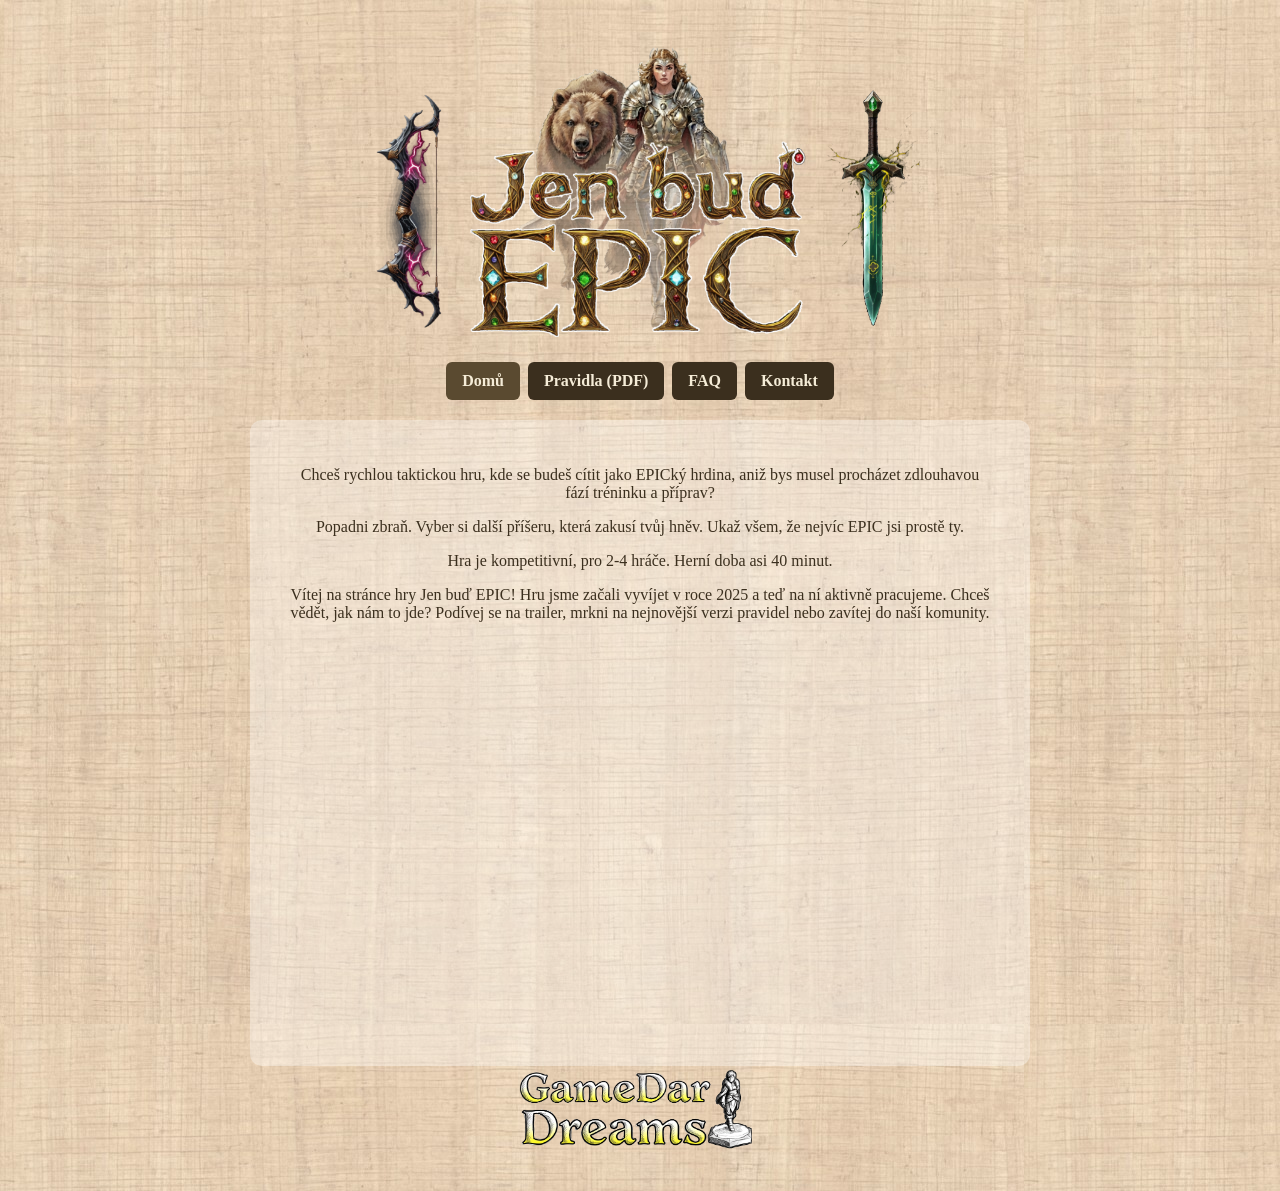
<file: index.html>
<!DOCTYPE html>
<html lang="en">
<head>
  <meta charset="UTF-8">
  <meta name="viewport" content="width=device-width, initial-scale=1.0">
  <title>Jen buď EPIC - Deskovka</title>
  <link rel="stylesheet" href="menu.css">
  <style>
    body {
      margin: 0;
      background: url("background.jpg") repeat;
      font-family: Georgia, "Times New Roman", serif;
      color: #3b2f1e;
      display: flex;
      flex-direction: column;
      align-items: center;
      min-height: 100vh;
      padding: 40px 20px;
      box-sizing: border-box;
    }
    .title-image {
      max-width: 600px;
      width: 100%;
      height: auto;
    }
    .banner-image {
        max-width: 600px;
        width: 20%;
        height: auto;
    }
    main {
      max-width: 700px;
      text-align: center;
      background: rgba(255, 255, 255, 0.35);
      border-radius: 12px;
      padding: 30px 40px;
      margin-top: 20px;
    }
    a.manual-link {
      display: inline-block;
      margin-top: 20px;
      padding: 12px 24px;
      background: #3b2f1e;
      color: #f5ecd7;
      text-decoration: none;
      border-radius: 6px;
      font-weight: bold;
    }
    a.manual-link:hover {
      background: #5a4a30;
    }
    .video-wrapper {
      position: relative;
      width: 100%;
      padding-bottom: 56.25%; /* 16:9 aspect ratio */
      height: 0;
      overflow: hidden;
      margin-top: 20px;
      border-radius: 8px;
    }
    .video-wrapper iframe {
      position: absolute;
      top: 0;
      left: 0;
      width: 100%;
      height: 100%;
      border: 0;
    }
  </style>
</head>
<body>
  <img class="title-image" src="EPIC_title.png" alt="EPIC board game title">
  <main>
    <p>Chceš rychlou taktickou hru, kde se budeš cítit jako EPICký hrdina, aniž bys musel procházet zdlouhavou fází tréninku a příprav?</p>
    <p>Popadni zbraň. Vyber si další příšeru, která zakusí tvůj hněv. Ukaž všem, že nejvíc EPIC jsi prostě ty.</p>
    <p>Hra je kompetitivní, pro 2-4 hráče. Herní doba asi 40 minut.</p>
    <p>Vítej na stránce hry Jen buď EPIC! Hru jsme začali vyvíjet v roce 2025 a teď na ní aktivně pracujeme. Chceš vědět, jak nám to jde? Podívej se na trailer, mrkni na nejnovější verzi pravidel nebo zavítej do naší komunity.</p>
    <div class="video-wrapper">
      <iframe src="https://www.youtube.com/embed/qQD_u0dTspk" title="Jen buď EPIC - promo video" allow="accelerometer; autoplay; clipboard-write; encrypted-media; gyroscope; picture-in-picture; web-share" allowfullscreen></iframe>
    </div>
  </main>
  <img class="banner-image" src="brand_banner.png" alt="GameDar Dreams logo">
  <script src="menu.js"></script>
</body>
</html>
</file>
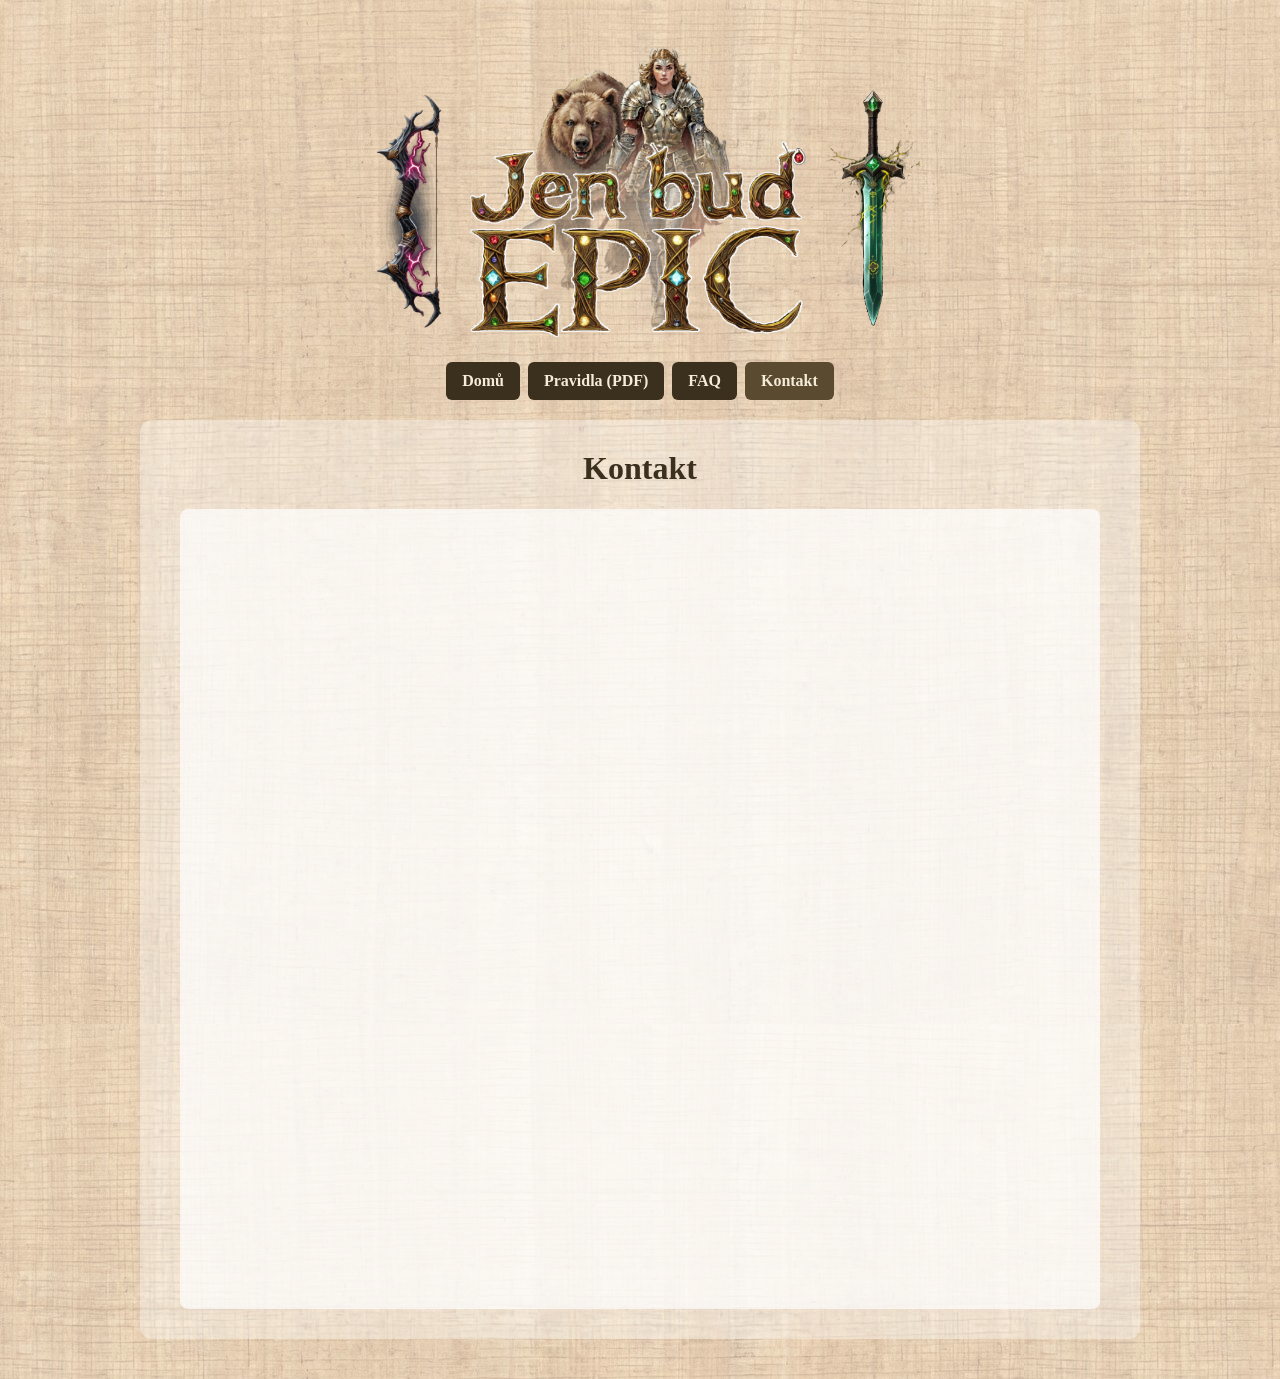
<file: contact_form.html>
<!DOCTYPE html>
<html lang="cs">
<head>
  <meta charset="UTF-8">
  <meta name="viewport" content="width=device-width, initial-scale=1.0">
  <title>Kontakt - Jen buď EPIC - Deskovka</title>
  <link rel="stylesheet" href="menu.css">
  <style>
    body {
      margin: 0;
      background: url("background.jpg") repeat;
      font-family: Georgia, "Times New Roman", serif;
      color: #3b2f1e;
      display: flex;
      flex-direction: column;
      align-items: center;
      min-height: 100vh;
      padding: 40px 20px;
      box-sizing: border-box;
    }
    .title-image {
      max-width: 600px;
      width: 100%;
      height: auto;
    }
    main {
      max-width: 1000px;
      width: 100%;
      box-sizing: border-box;
      text-align: center;
      background: rgba(255, 255, 255, 0.35);
      border-radius: 12px;
      padding: 30px 40px;
      margin-top: 20px;
    }
    h1 {
      margin-top: 0;
    }
    .form-wrapper {
      overflow: hidden;
      margin-top: 20px;
      border-radius: 8px;
      background: rgba(255, 255, 255, 0.7);
    }
    .form-wrapper iframe {
      display: block;
      width: 100%;
      height: 800px;
      border: 0;
    }
    @media (max-width: 520px) {
      body {
        padding: 24px 12px;
      }
      main {
        padding: 24px 18px;
      }
    }
  </style>
</head>
<body>
  <img class="title-image" src="EPIC_title.png" alt="EPIC board game title">
  <main>
    <h1>Kontakt</h1>
    <div class="form-wrapper">
      <iframe
        data-tally-src="https://tally.so/r/q4rZQ5?dynamicHeight=1"
        title="Kontaktní formulář"
        loading="lazy">
      </iframe>
    </div>
  </main>
  <script src="menu.js"></script>
  <script>
    const tallyEmbedScript = document.createElement("script");
    tallyEmbedScript.src = "https://tally.so/widgets/embed.js";
    tallyEmbedScript.onload = () => window.Tally?.loadEmbeds();
    document.body.append(tallyEmbedScript);
  </script>
</body>
</html>
</file>
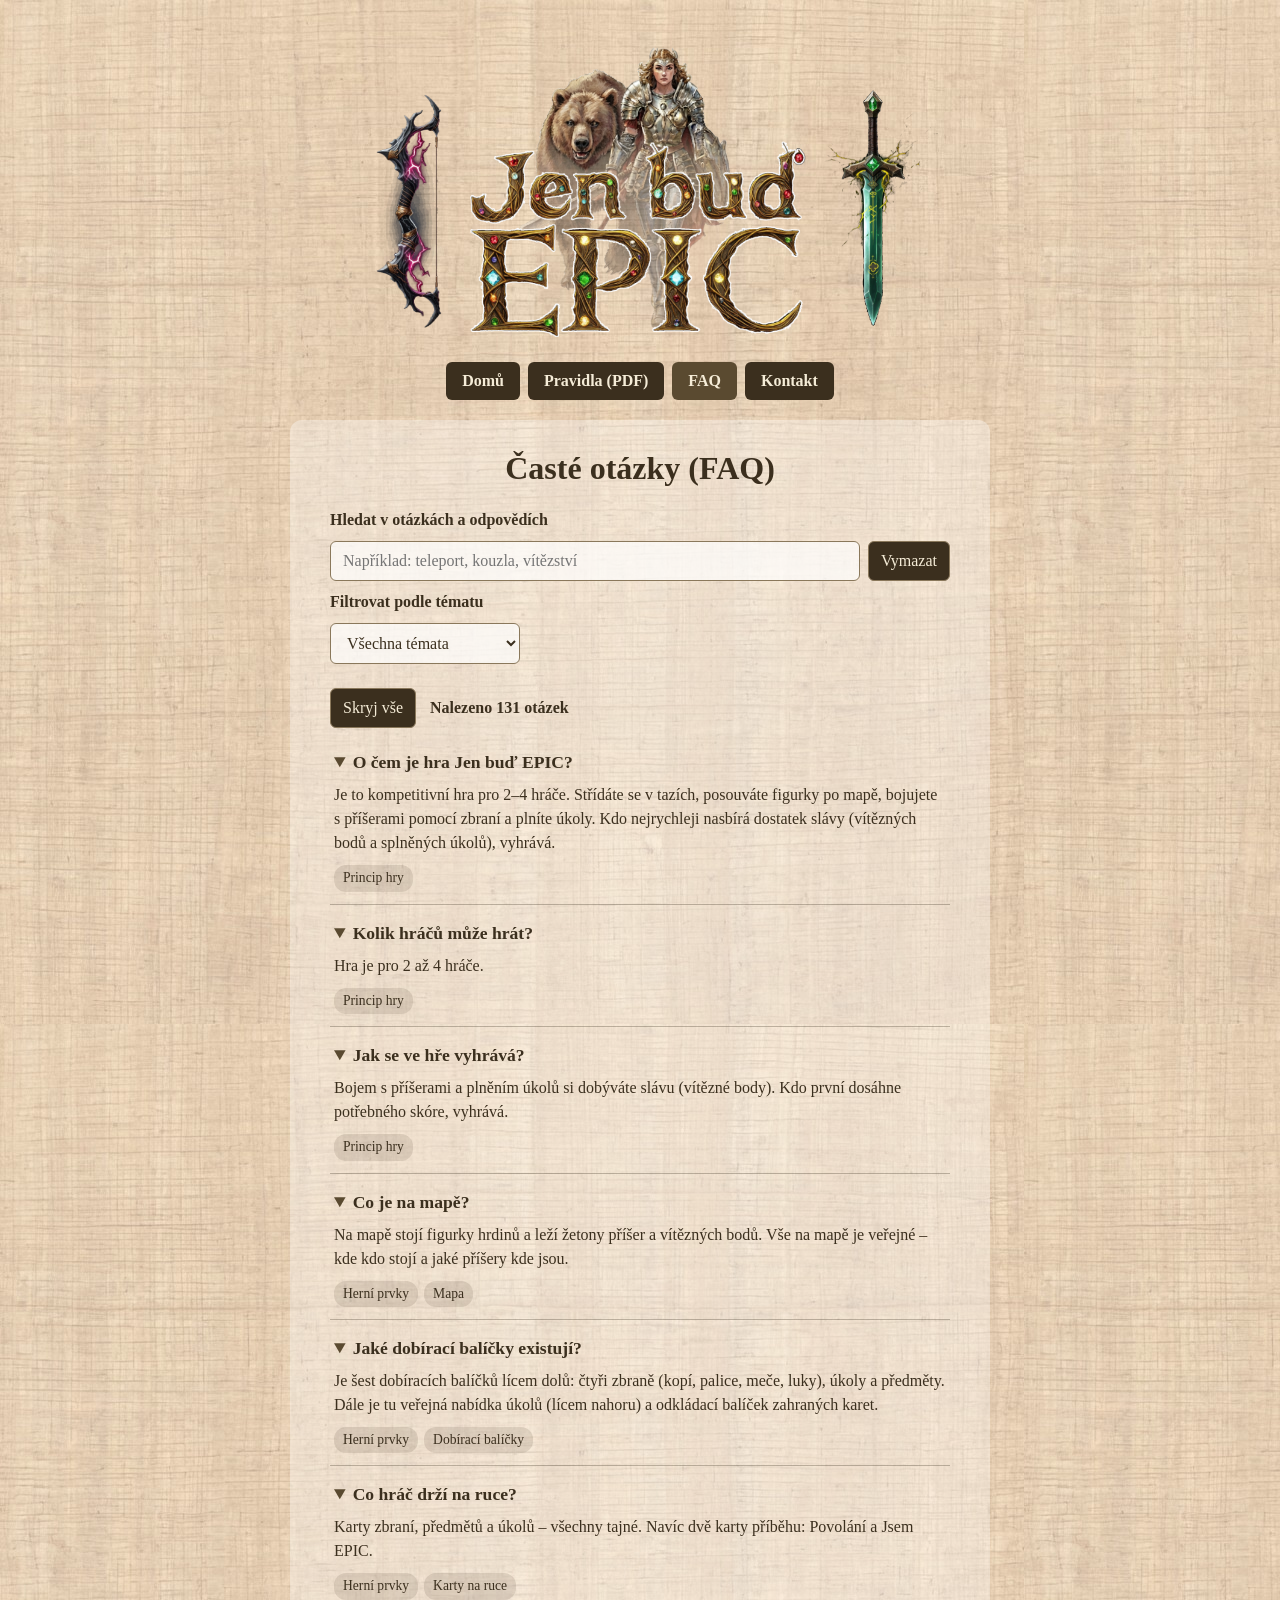
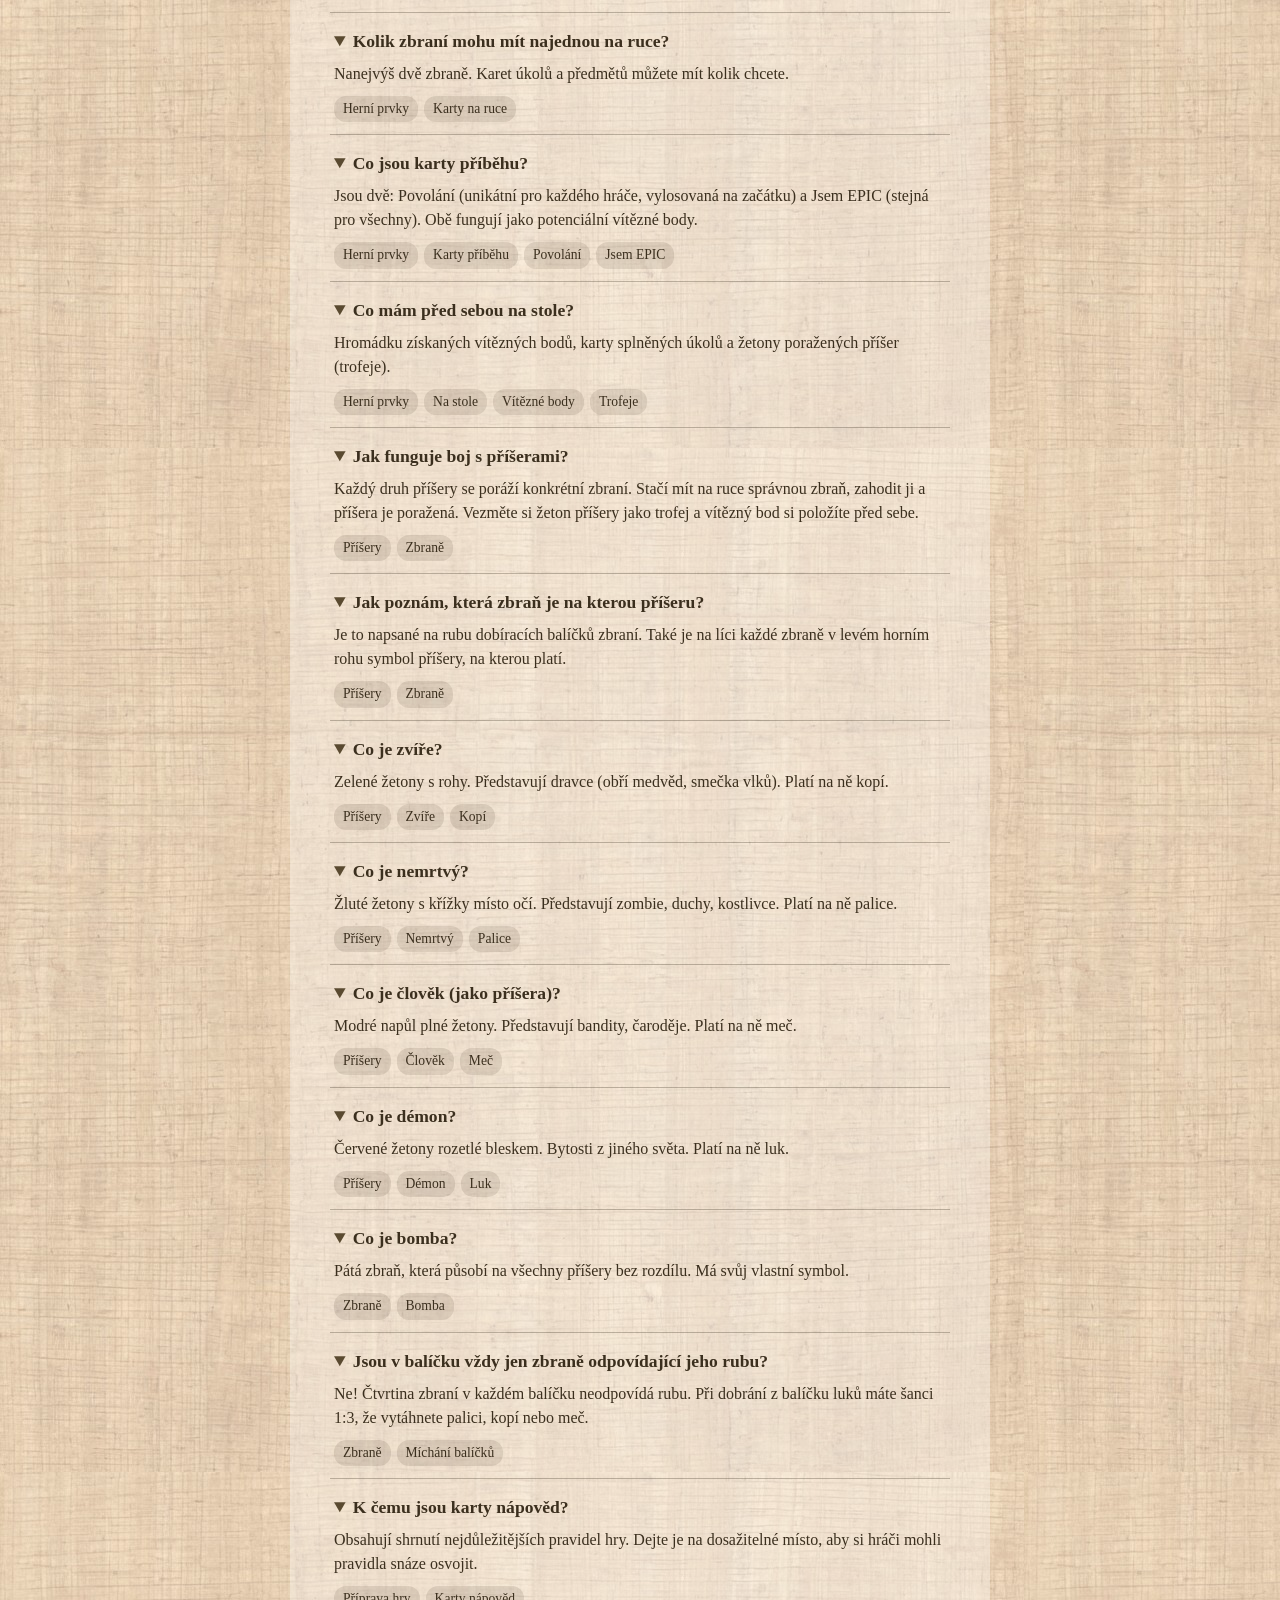
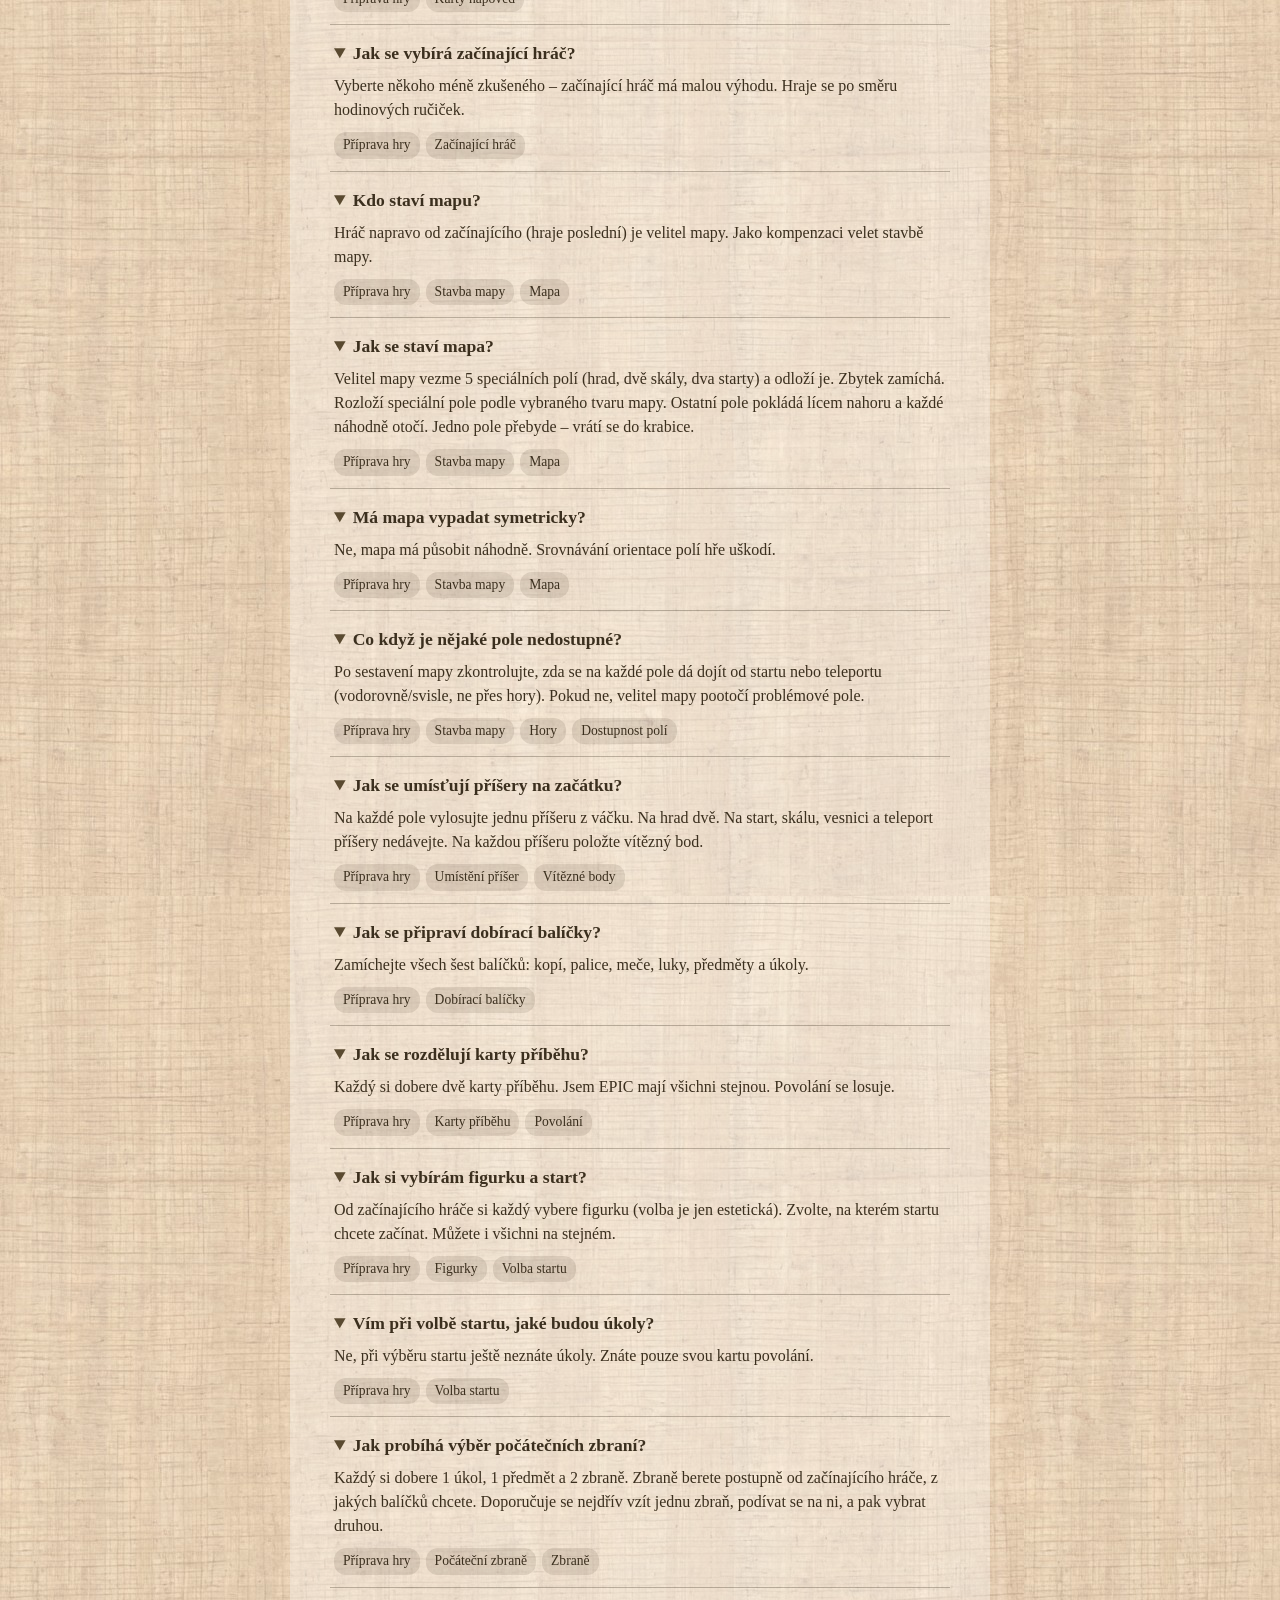
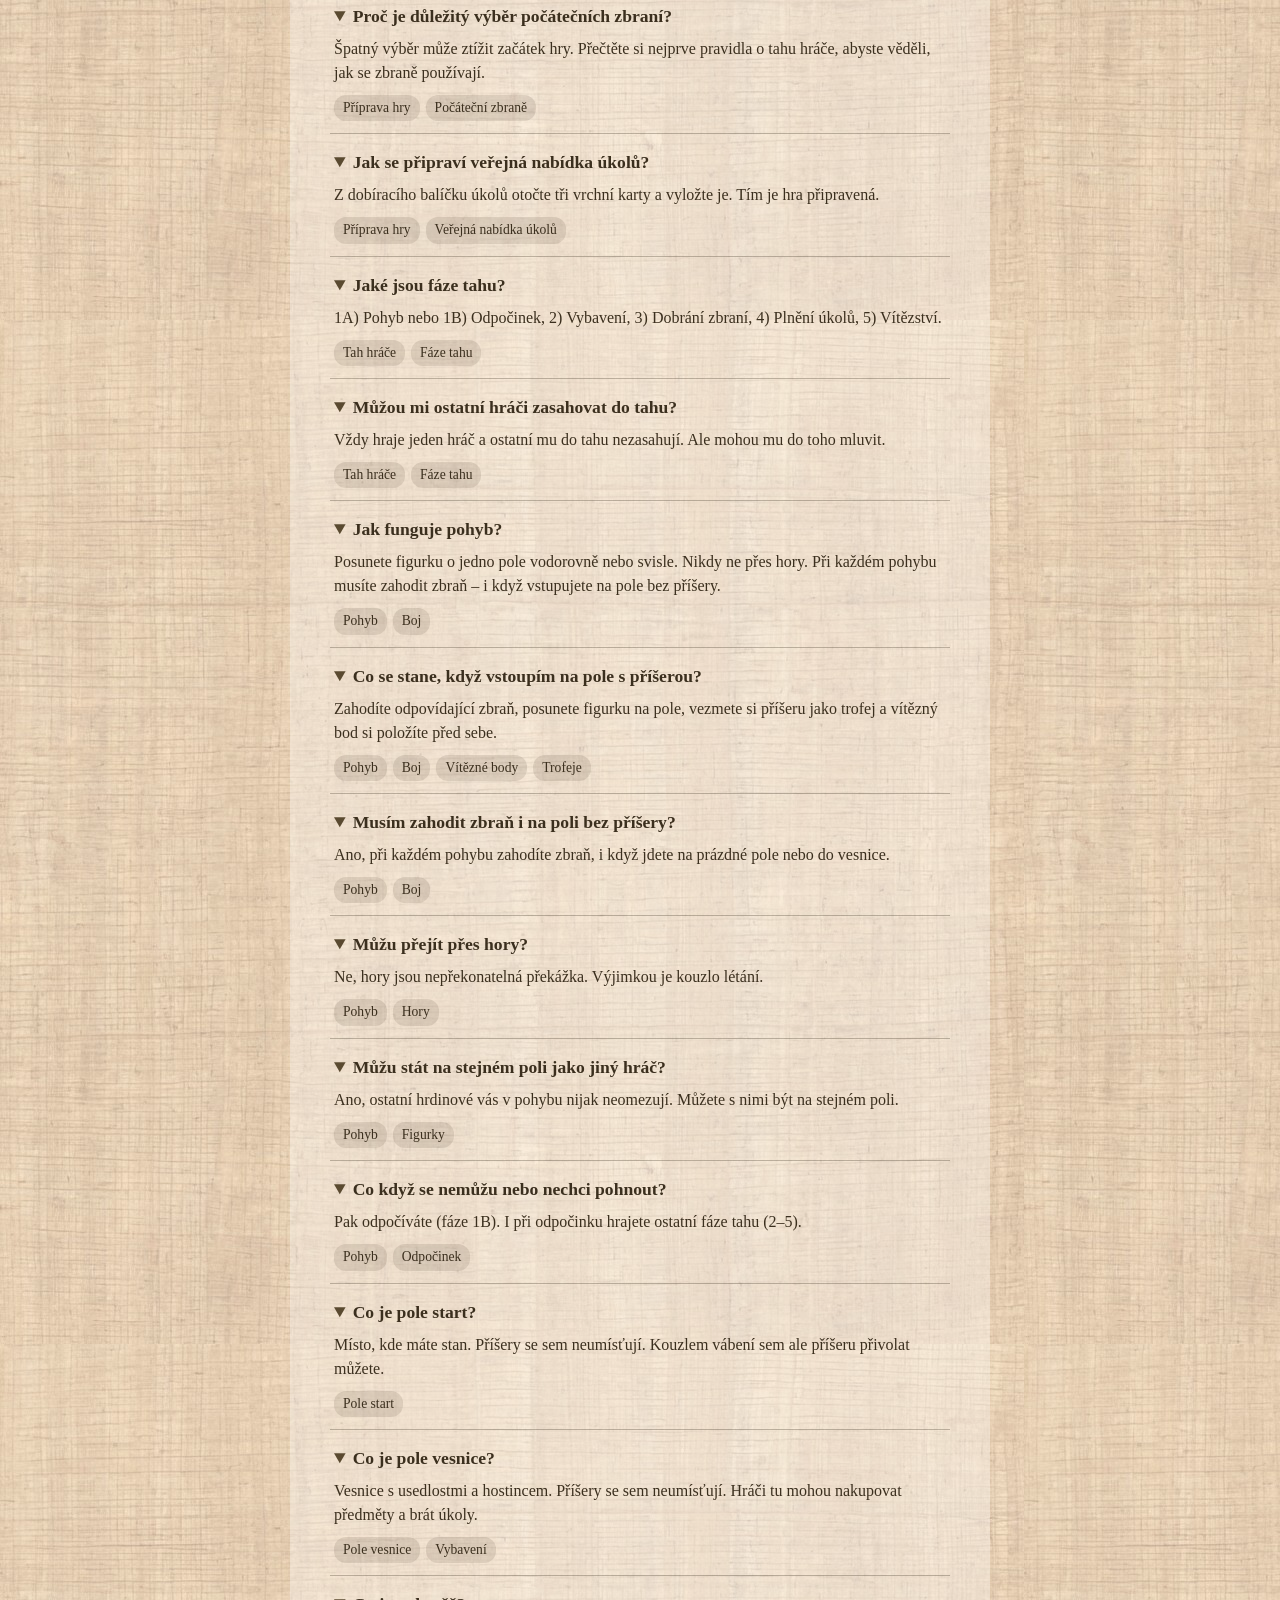
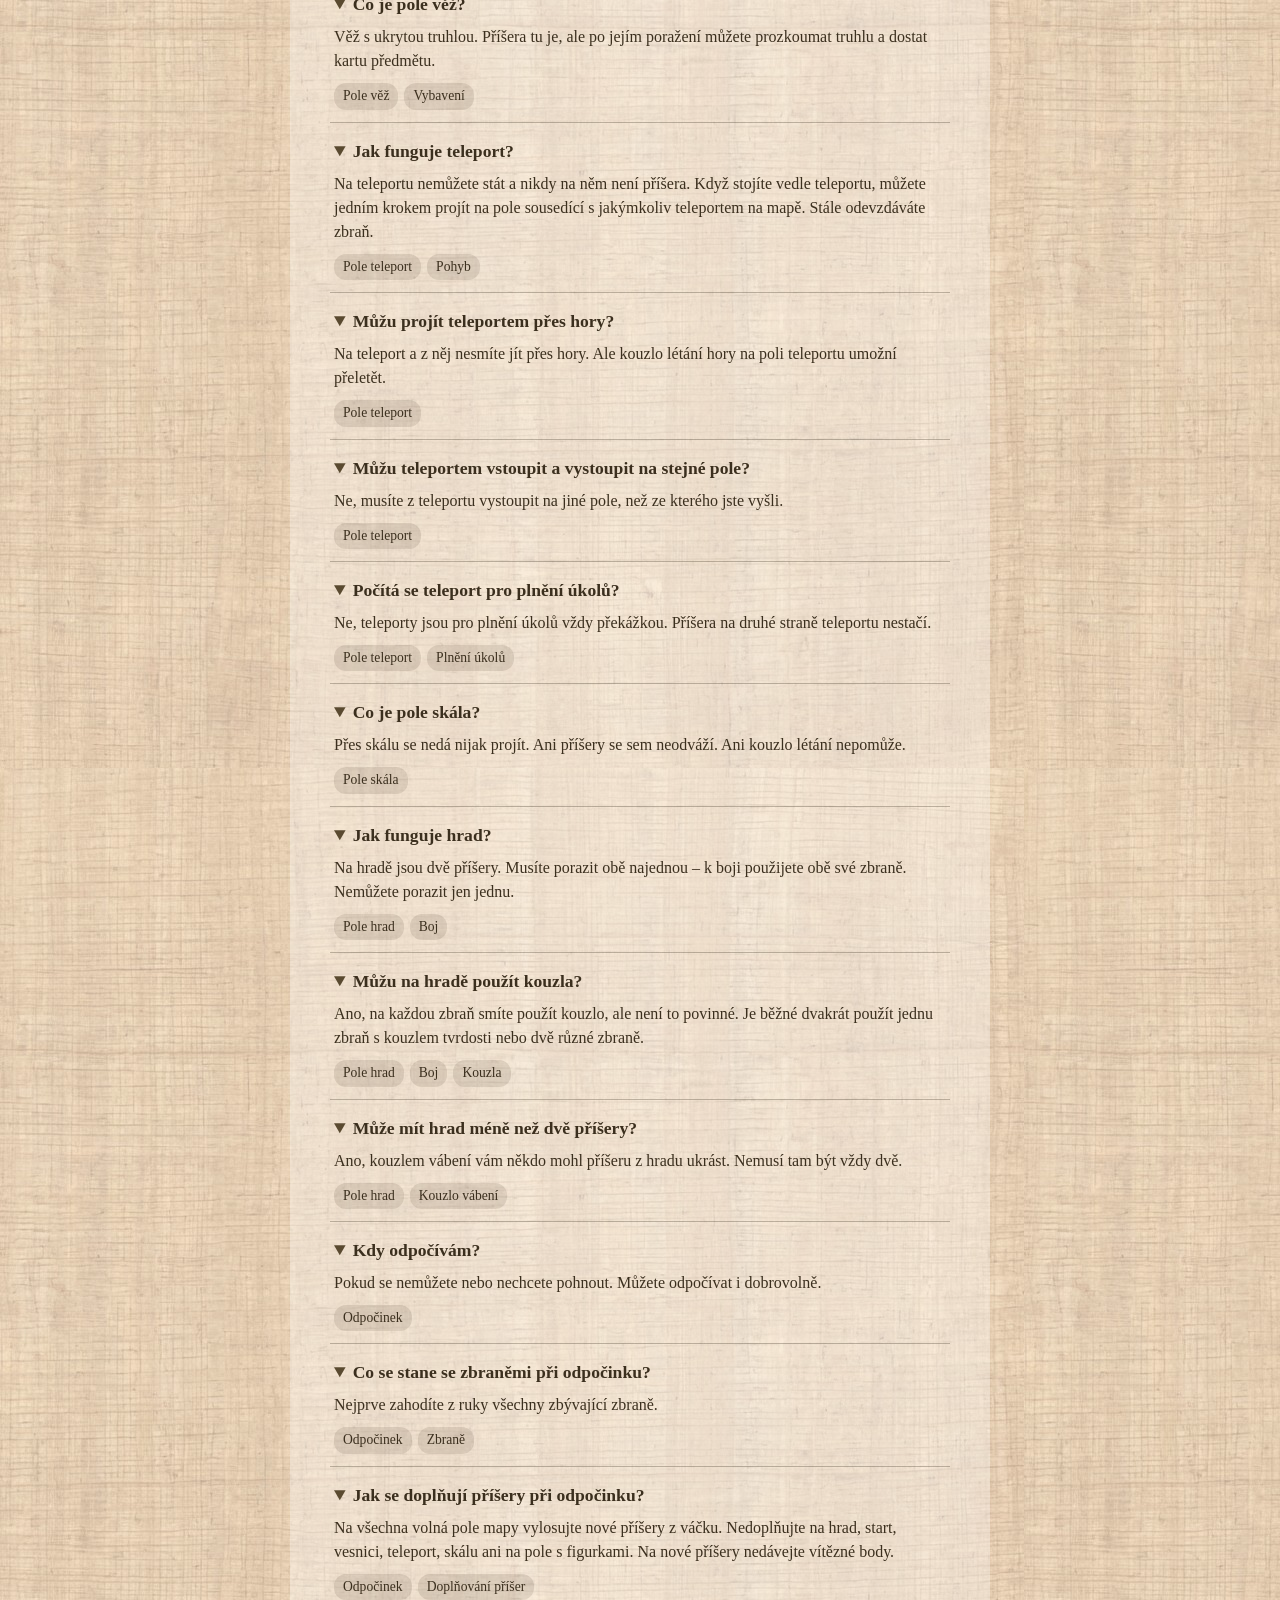
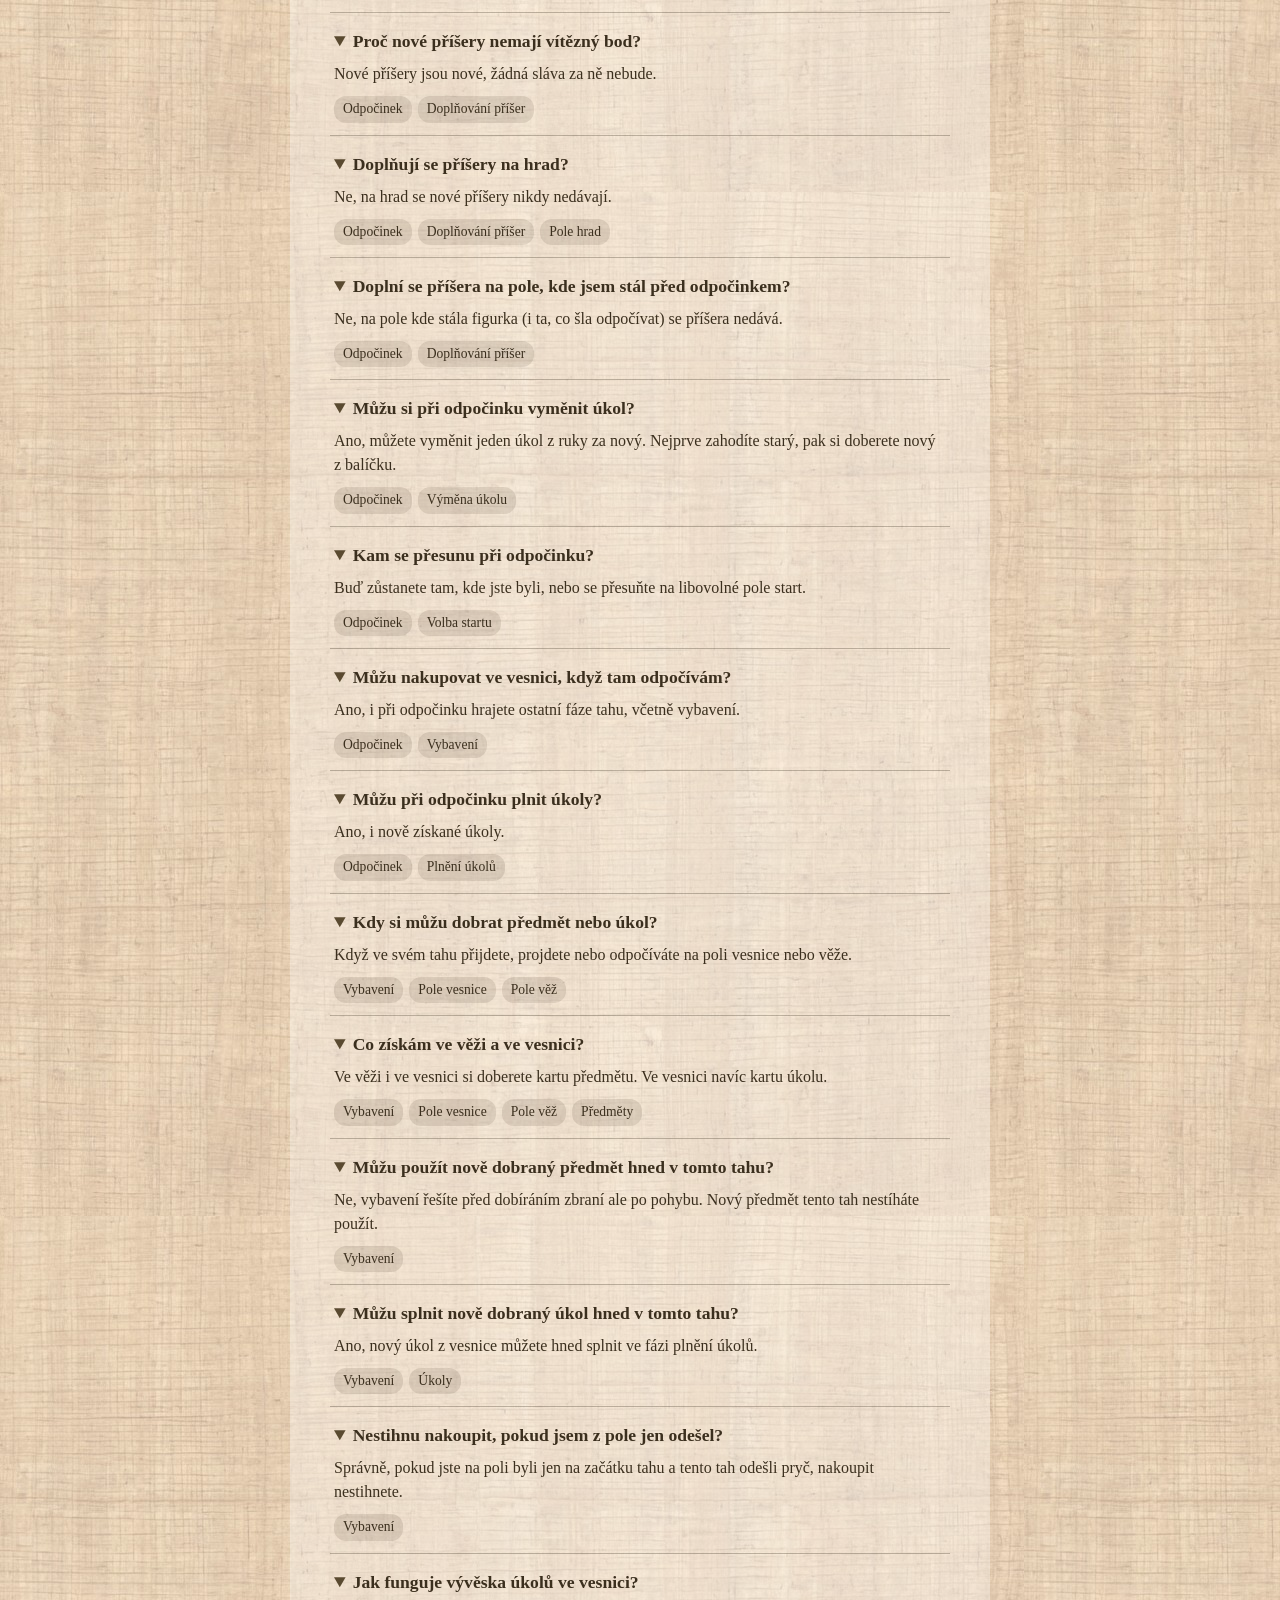
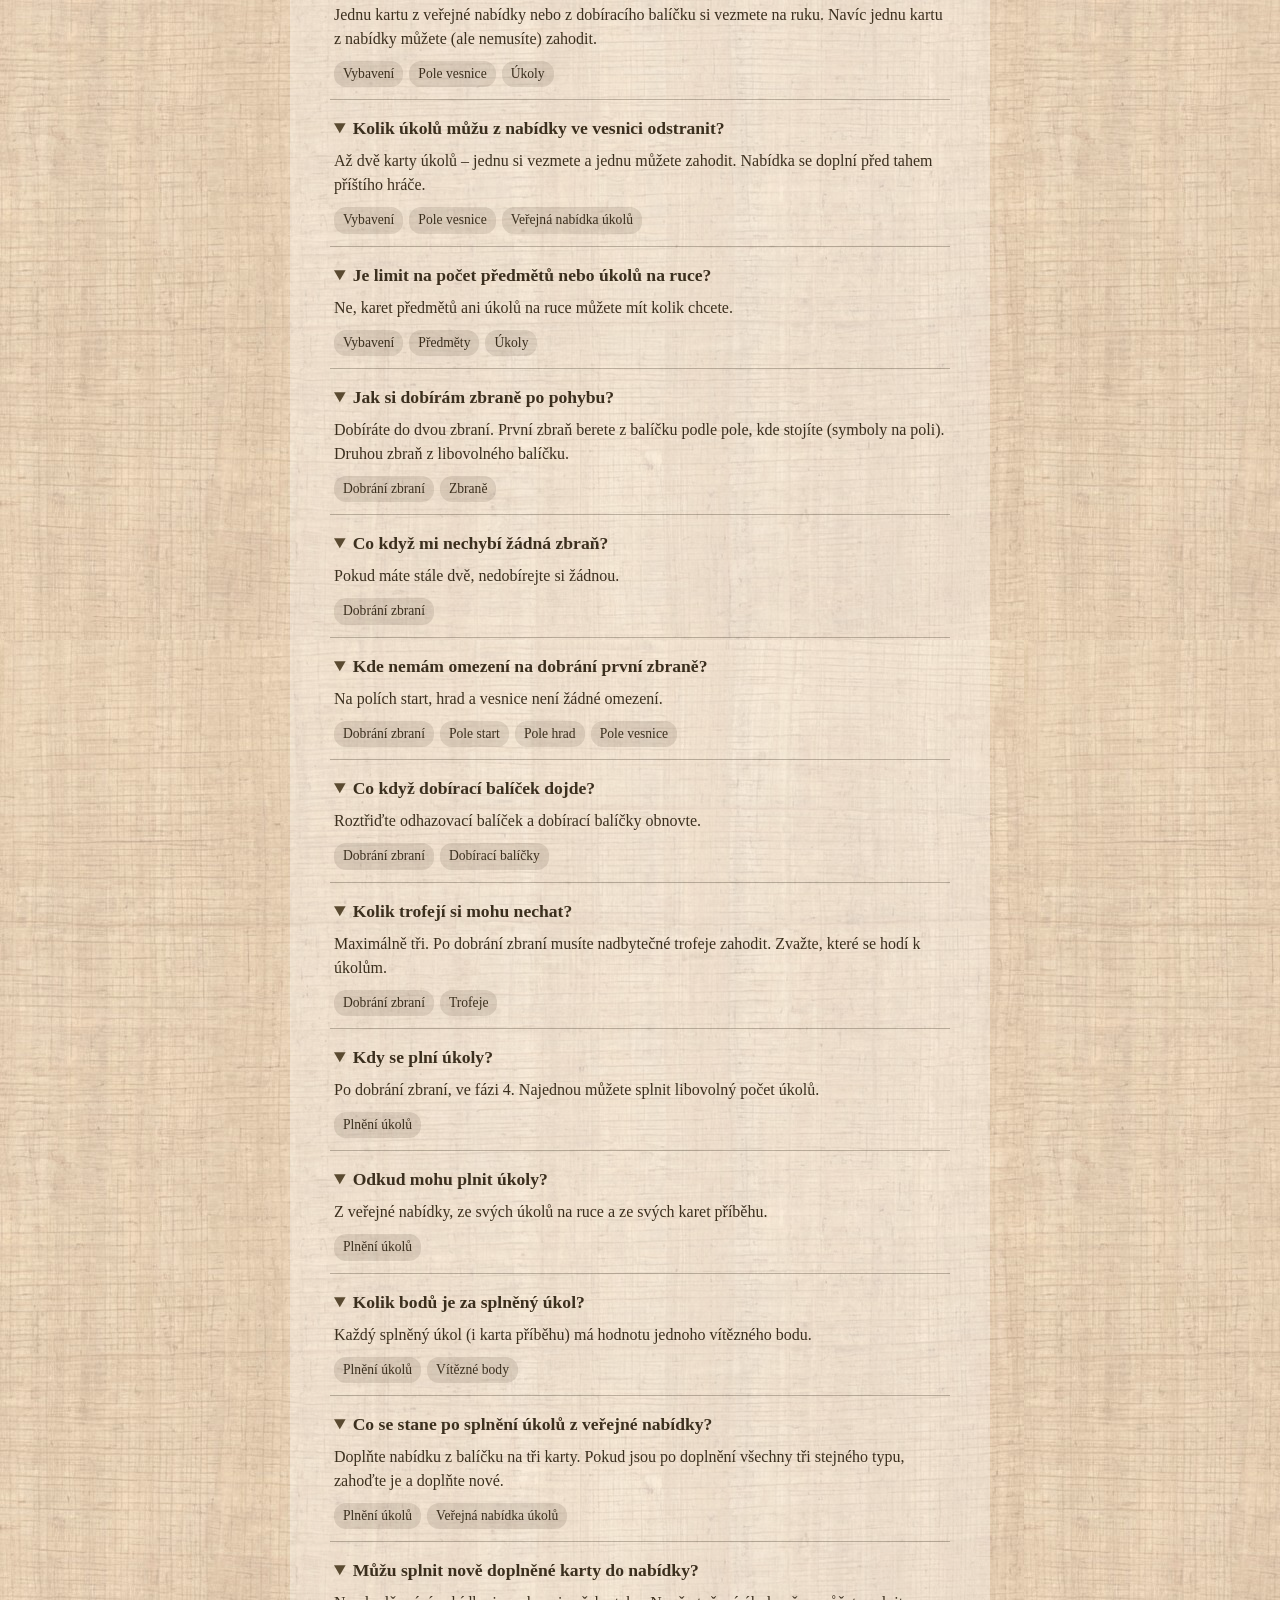
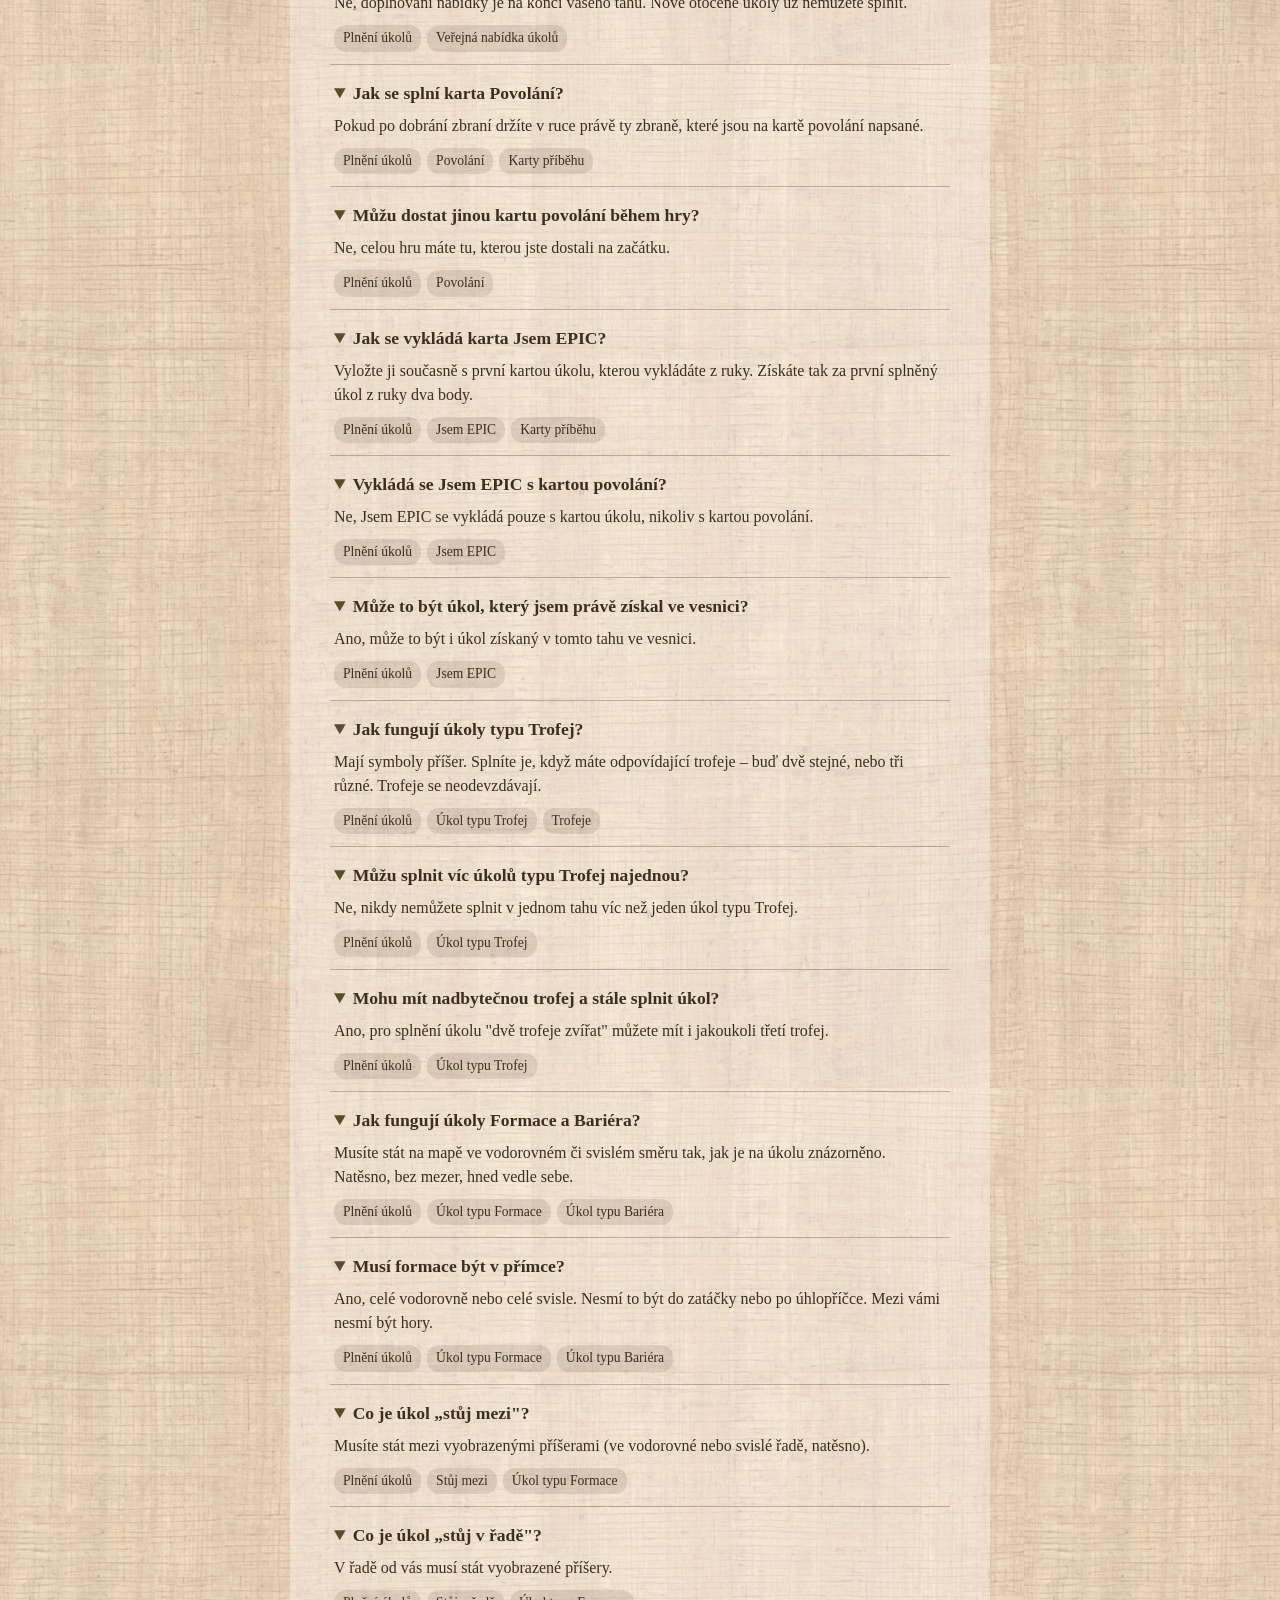
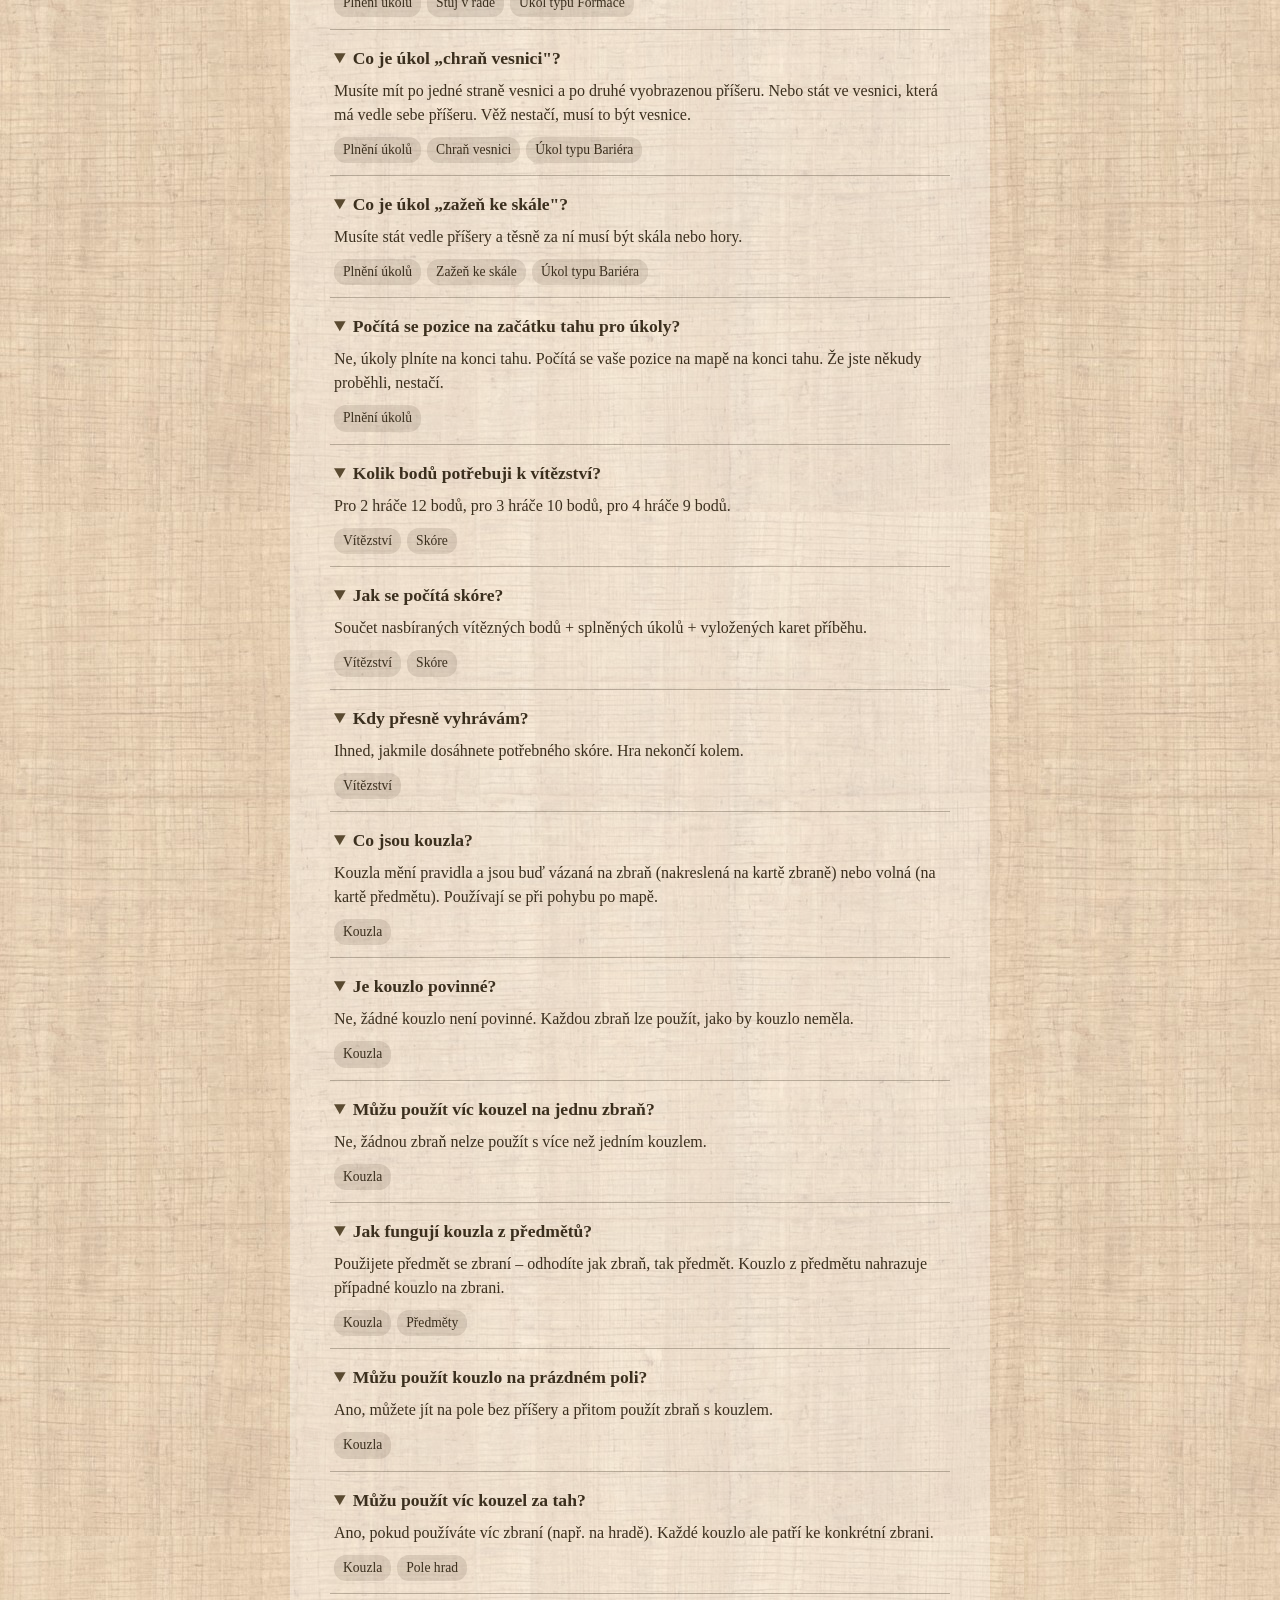
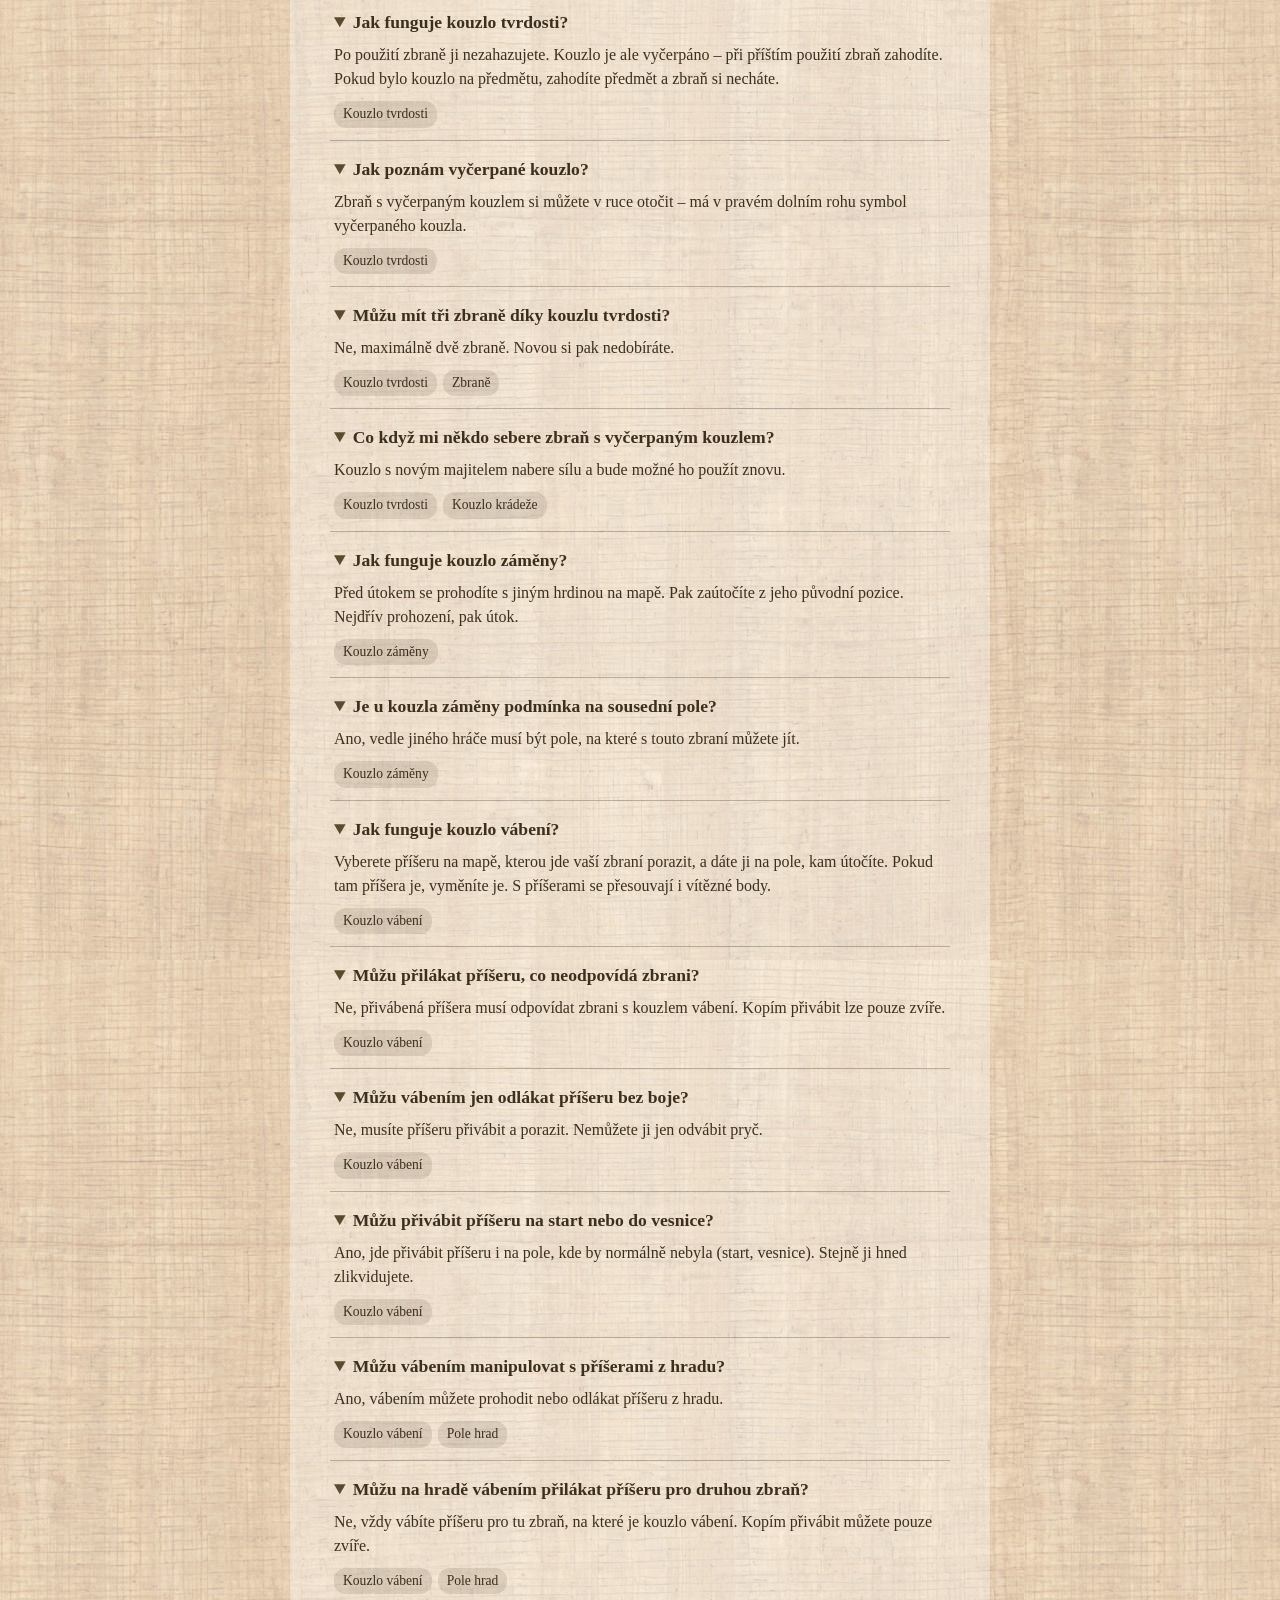
<file: faq.html>
<!DOCTYPE html>
<html lang="cs">
<head>
  <meta charset="UTF-8">
  <meta name="viewport" content="width=device-width, initial-scale=1.0">
  <title>FAQ - Jen buď EPIC - Deskovka</title>
  <link rel="stylesheet" href="menu.css">
  <style>
    body {
      margin: 0;
      background: url("background.jpg") repeat;
      font-family: Georgia, "Times New Roman", serif;
      color: #3b2f1e;
      display: flex;
      flex-direction: column;
      align-items: center;
      min-height: 100vh;
      padding: 40px 20px;
      box-sizing: border-box;
    }
    .title-image {
      max-width: 600px;
      width: 100%;
      height: auto;
    }
    main {
      max-width: 700px;
      width: 100%;
      box-sizing: border-box;
      text-align: left;
      background: rgba(255, 255, 255, 0.35);
      border-radius: 12px;
      padding: 30px 40px;
      margin-top: 20px;
    }
    h1 {
      text-align: center;
      margin-top: 0;
    }
    .controls {
      display: grid;
      gap: 12px;
      margin: 24px 0;
    }
    .control-label {
      font-weight: bold;
    }
    input,
    select,
    button {
      font: inherit;
      color: #3b2f1e;
      border: 1px solid #8a785b;
      border-radius: 6px;
      padding: 10px 12px;
      background: rgba(255, 255, 255, 0.7);
      box-sizing: border-box;
    }
    input:focus,
    select:focus,
    button:focus {
      outline: 3px solid rgba(90, 74, 48, 0.35);
      outline-offset: 1px;
    }
    .search-row {
      display: flex;
      gap: 8px;
    }
    .search-row input {
      flex: 1;
      min-width: 0;
    }
    button {
      cursor: pointer;
      background: #3b2f1e;
      color: #f5ecd7;
    }
    button:hover,
    a.back-link:hover {
      background: #5a4a30;
    }
    .result-count {
      margin: 0;
      font-weight: bold;
    }
    .result-row {
      display: flex;
      align-items: center;
      gap: 14px;
      margin: 0 0 14px;
    }
    .faq-list {
      display: grid;
      gap: 8px;
    }
    .faq-item {
      border-bottom: 1px solid rgba(59, 47, 30, 0.3);
    }
    .faq-item summary {
      cursor: pointer;
      font-size: 1.1em;
      font-weight: bold;
      padding: 10px 4px;
    }
    .faq-item summary::marker {
      color: #5a4a30;
    }
    .faq-answer {
      padding: 0 4px 12px;
      line-height: 1.5;
    }
    .faq-tags {
      display: flex;
      flex-wrap: wrap;
      gap: 6px;
      margin-top: 10px;
    }
    .faq-tag {
      border-radius: 12px;
      padding: 3px 9px;
      background: rgba(59, 47, 30, 0.12);
      font-size: 0.85em;
    }
    button.faq-tag {
      border: 0;
      color: #3b2f1e;
      padding: 3px 9px;
      background: rgba(59, 47, 30, 0.12);
      font-size: 0.85em;
    }
    button.faq-tag:hover,
    button.faq-tag[aria-pressed="true"] {
      background: rgba(59, 47, 30, 0.28);
    }
    .message {
      padding: 12px;
      border-radius: 6px;
      background: rgba(255, 255, 255, 0.45);
    }
    @media (max-width: 520px) {
      body {
        padding: 24px 12px;
      }
      main {
        padding: 24px 18px;
      }
      .search-row {
        flex-direction: column;
      }
    }
  </style>
</head>
<body>
  <img class="title-image" src="EPIC_title.png" alt="EPIC board game title">
  <main>
    <h1>Časté otázky (FAQ)</h1>
    <div class="controls">
      <label class="control-label" for="faq-search">Hledat v otázkách a odpovědích</label>
      <div class="search-row">
        <input id="faq-search" type="search" placeholder="Například: teleport, kouzla, vítězství" autocomplete="off">
        <button id="clear-search" type="button">Vymazat</button>
      </div>
      <label class="control-label" for="faq-tag">Filtrovat podle tématu</label>
      <div class="search-row">
        <select id="faq-tag">
          <option value="">Všechna témata</option>
        </select>
        <button id="clear-tag" type="button" hidden>Vymazat téma</button>
      </div>
    </div>
    <div class="result-row">
      <button id="collapse-all" type="button" hidden>Skryj vše</button>
      <p class="result-count" id="result-count" aria-live="polite">Načítám otázky…</p>
    </div>
    <div class="faq-list" id="faq-list">
      <p class="message">Načítám FAQ…</p>
    </div>
  </main>
  <script src="menu.js"></script>
  <script>
    const searchInput = document.querySelector("#faq-search");
    const tagSelect = document.querySelector("#faq-tag");
    const clearSearch = document.querySelector("#clear-search");
    const clearTag = document.querySelector("#clear-tag");
    const resultCount = document.querySelector("#result-count");
    const collapseAll = document.querySelector("#collapse-all");
    const faqList = document.querySelector("#faq-list");
    let questions = [];
    let tags = new Map();

    function normalize(value) {
      return value.toLocaleLowerCase("cs").normalize("NFD").replace(/[\u0300-\u036f]/g, "");
    }

    function parsePipeFile(text) {
      return text.trim().split(/\r?\n/).slice(1).map((line) => line.split("|"));
    }

    function render() {
      const query = normalize(searchInput.value.trim());
      const selectedTag = tagSelect.value;
      clearTag.hidden = !selectedTag;
      const matchingQuestions = questions.filter((item) => {
        const tagText = item.tagIds.map((tagId) => {
          const tag = tags.get(tagId);
          return `${tagId} ${tag?.name || ""} ${tag?.description || ""}`;
        }).join(" ");
        const searchableText = normalize(`${item.question} ${item.answer} ${tagText}`);
        return (!query || searchableText.includes(query))
          && (!selectedTag || item.tagIds.includes(selectedTag));
      });

      resultCount.textContent = matchingQuestions.length === 1
        ? "Nalezena 1 otázka"
        : `Nalezeno ${matchingQuestions.length} otázek`;
      collapseAll.hidden = matchingQuestions.length === 0;
      faqList.replaceChildren();

      if (matchingQuestions.length === 0) {
        const message = document.createElement("p");
        message.className = "message";
        message.textContent = "Tomuto hledání neodpovídá žádná otázka.";
        faqList.append(message);
        return;
      }

      matchingQuestions.forEach((item) => {
        const detail = document.createElement("details");
        detail.className = "faq-item";
        detail.open = true;
        const summary = document.createElement("summary");
        summary.textContent = item.question;
        const answer = document.createElement("div");
        answer.className = "faq-answer";
        answer.textContent = item.answer;
        const tagList = document.createElement("div");
        tagList.className = "faq-tags";
        item.tagIds.forEach((tagId) => {
          const tag = document.createElement("button");
          tag.type = "button";
          tag.className = "faq-tag";
          tag.textContent = tags.get(tagId)?.name || tagId;
          tag.setAttribute("aria-pressed", String(tagId === selectedTag));
          tag.addEventListener("click", () => {
            tagSelect.value = tagId === tagSelect.value ? "" : tagId;
            render();
          });
          tagList.append(tag);
        });
        answer.append(tagList);
        detail.append(summary, answer);
        faqList.append(detail);
      });
    }

    async function loadFaq() {
      const [faqResponse, tagsResponse] = await Promise.all([
        fetch("faq_cz.csv"),
        fetch("faq_tags_cz.csv")
      ]);
      if (!faqResponse.ok || !tagsResponse.ok) {
        throw new Error("FAQ data se nepodařilo načíst.");
      }

      tags = new Map(parsePipeFile(await tagsResponse.text()).map(([id, name, description]) => [
        id,
        { name, description }
      ]));
      questions = parsePipeFile(await faqResponse.text()).map(([id, tagIds, question, answer]) => ({
        id,
        tagIds: tagIds.split(","),
        question,
        answer
      }));

      [...tags.entries()]
        .sort(([, first], [, second]) => first.name.localeCompare(second.name, "cs"))
        .forEach(([id, tag]) => {
          const option = document.createElement("option");
          option.value = id;
          option.textContent = tag.name;
          tagSelect.append(option);
        });
      render();
    }

    searchInput.addEventListener("input", render);
    tagSelect.addEventListener("change", render);
    clearSearch.addEventListener("click", () => {
      searchInput.value = "";
      render();
      searchInput.focus();
    });
    clearTag.addEventListener("click", () => {
      tagSelect.value = "";
      render();
      tagSelect.focus();
    });
    collapseAll.addEventListener("click", () => {
      faqList.querySelectorAll("details.faq-item").forEach((detail) => {
        detail.open = false;
      });
    });
    loadFaq().catch((error) => {
      resultCount.textContent = "FAQ se nepodařilo načíst";
      faqList.replaceChildren();
      const message = document.createElement("p");
      message.className = "message";
      message.textContent = `${error.message} Zkontrolujte, že je stránka spuštěná přes webový server.`;
      faqList.append(message);
    });
  </script>
</body>
</html>
</file>
<file: menu.css>
.site-nav {
  display: flex;
  flex-wrap: wrap;
  justify-content: center;
  gap: 8px;
  margin-top: 20px;
}

.site-nav a {
  padding: 10px 16px;
  background: #3b2f1e;
  color: #f5ecd7;
  text-decoration: none;
  border-radius: 6px;
  font-weight: bold;
}

.site-nav a:hover,
.site-nav a[aria-current="page"] {
  background: #5a4a30;
}
</file>
